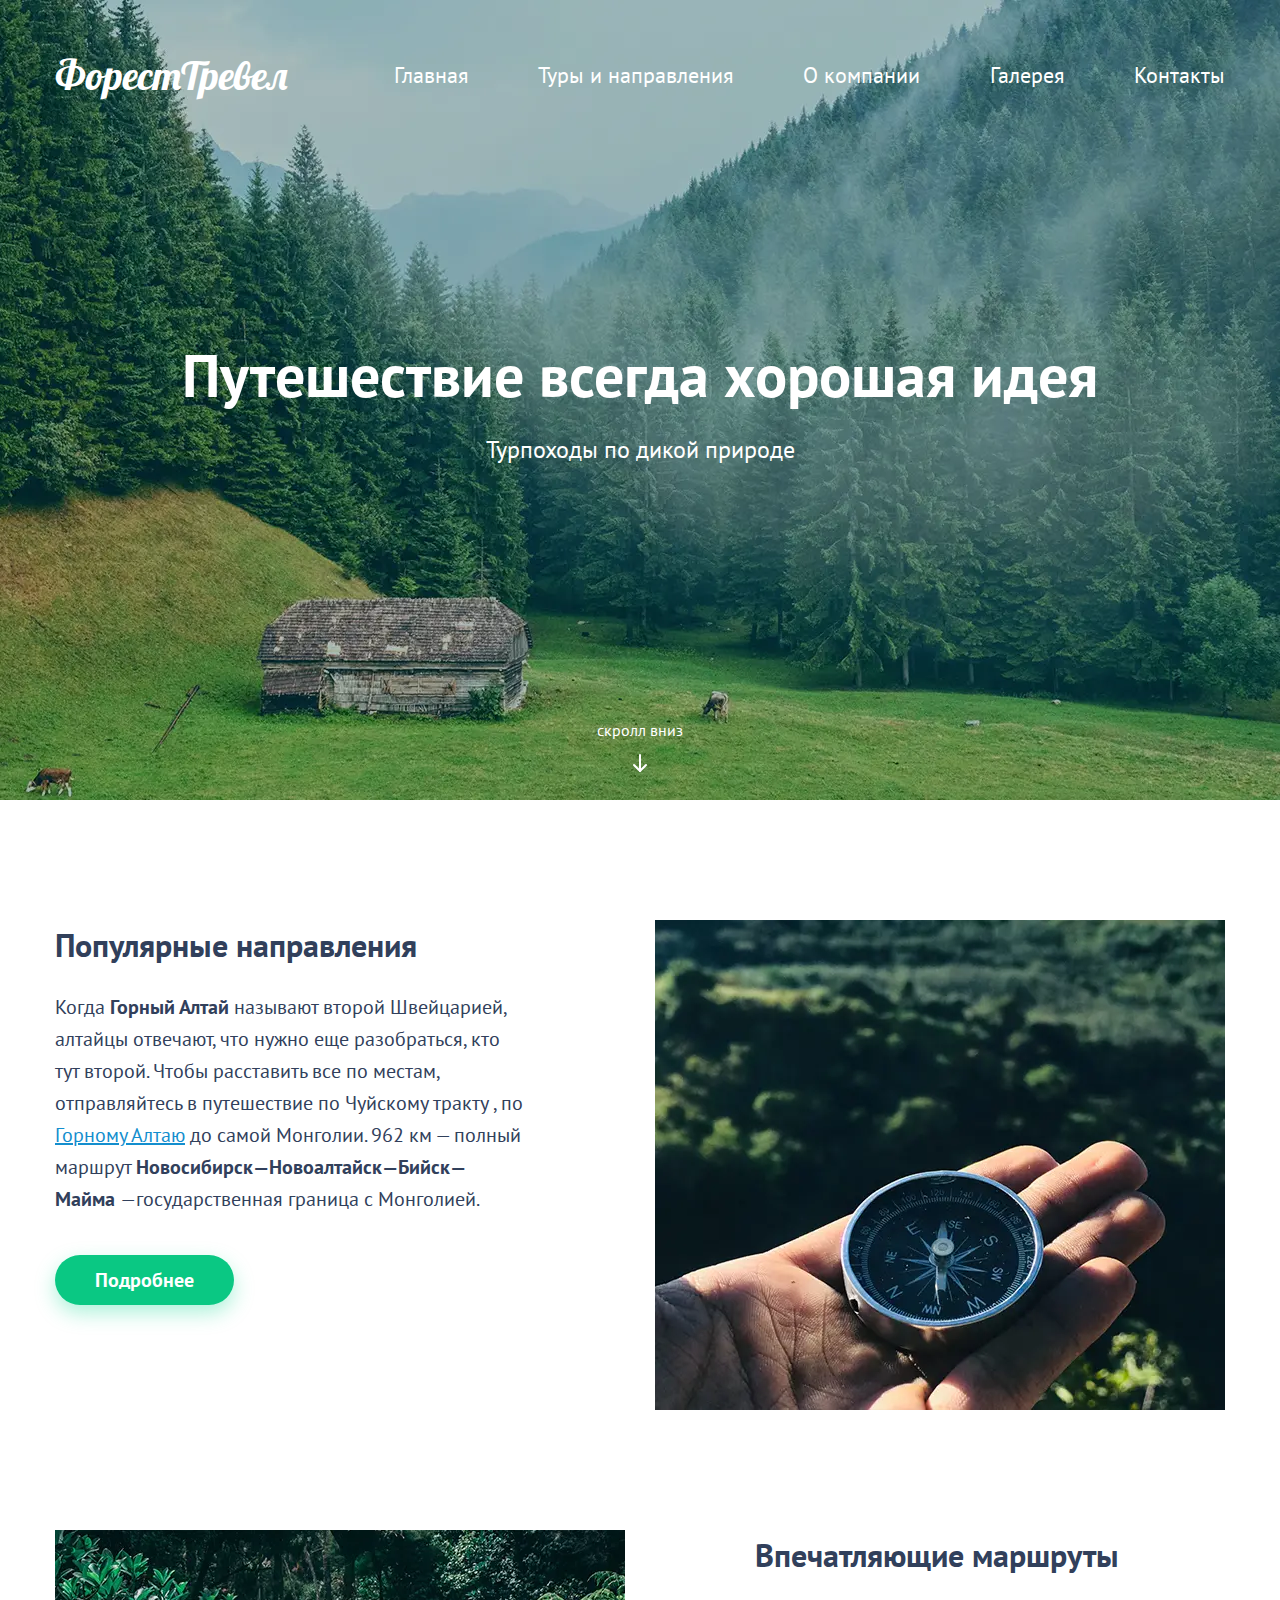
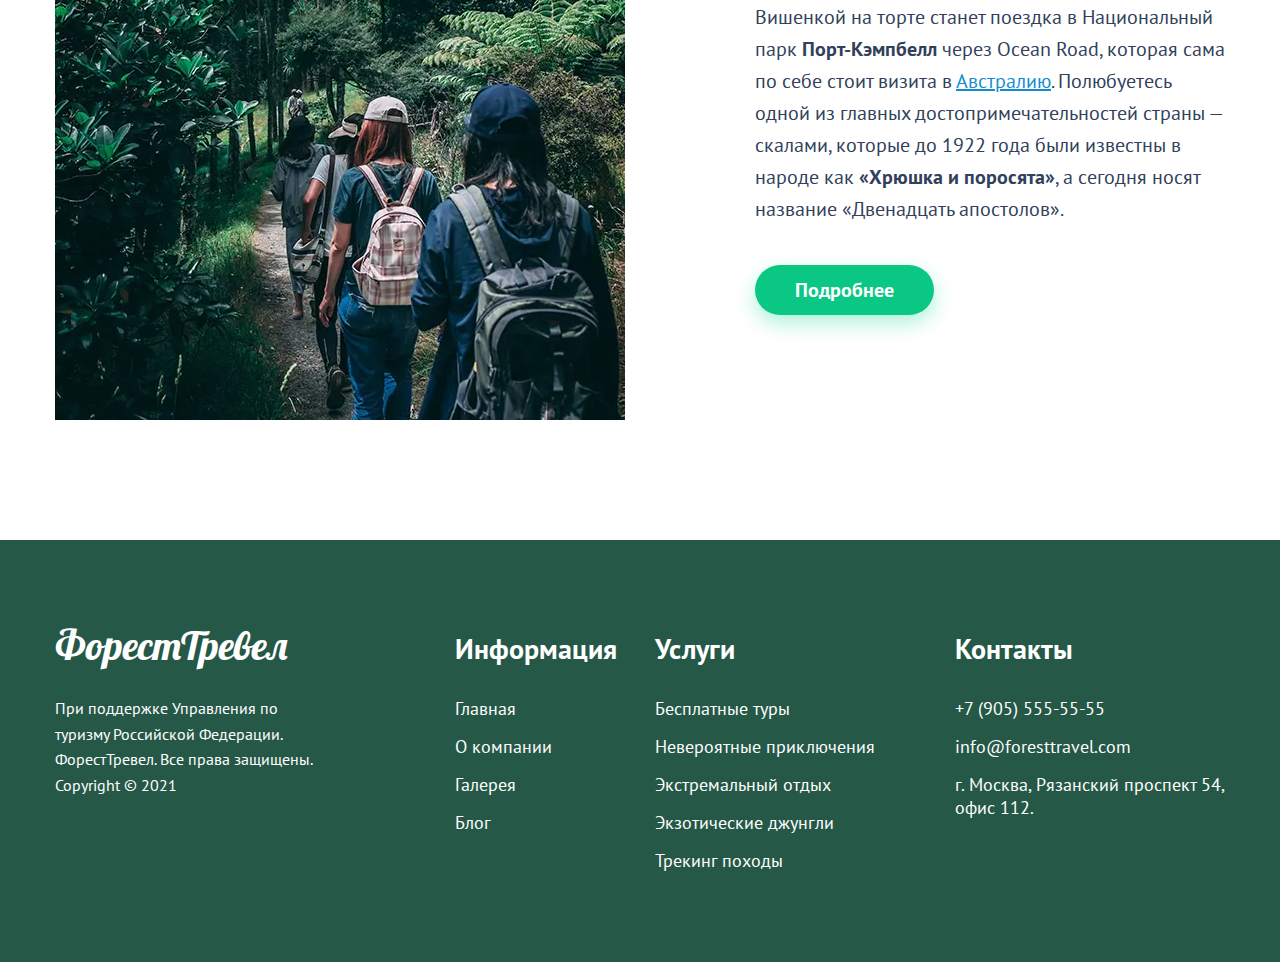
<file: index.html>
<!DOCTYPE html>
<html lang="ru">
	<head>
		<meta charset="UTF-8">
		<meta name="viewport" content="width=device-width, initial-scale=1.0">
		<meta http-equiv="X-UA-Compatible" content="ie=edge">
		<!--====убрать синий цвет у ссылок в сафари ========-->
		<meta name="format-detection" content="telephone=no">
		<link rel="stylesheet" href="css/main.css">
		<title>Forest Travel</title>
		<!--====шрифты=====-->
		<link rel="preconnect" href="https://fonts.googleapis.com">
		<link rel="preconnect" href="https://fonts.gstatic.com" crossorigin="">
		<link href="https://fonts.googleapis.com/css2?family=Lobster&amp;family=PT+Sans:wght@400;700&amp;display=swap" rel="stylesheet">
	</head>
	<body>
		<header class="header">
			<div class="header-top flex">
				<div class="logo">ФорестТревел</div>
				<nav class="header-nav" id="menu">
					<ul class="header-nav__list flex">
						<li class="header-nav__item"><a class="header-nav__link" href="#!">Главная</a></li>
						<li class="header-nav__item"> <a class="header-nav__link" href="#!">Туры и направления</a></li>
						<li class="header-nav__item"> <a class="header-nav__link" href="#!">О компании</a></li>
						<li class="header-nav__item"> <a class="header-nav__link" href="#!">Галерея</a></li>
						<li class="header-nav__item"> <a class="header-nav__link" href="#!">Контакты</a></li>
					</ul>
				</nav>
				<button class="burger" type="button"><span class="burger-bar"></span></button>
			</div>
			<div class="header-content">
				<h1 class="header-content__title">Путешествие всегда хорошая идея</h1>
				<p class="header-content__descr">Турпоходы по дикой природе</p>
			</div><a class="header-scroll" href="#!">cкролл вниз</a>
		</header>
		<main> 
			<section class="description">
				<div class="container"> 
					<div class="description__row flex">
						<div class="description-content">
							<div class="description-content__title">
								<h2 class="h2">Популярные направления</h2>
							</div>
							<div class="description-content__desc"> 
								<p>
									 Когда <b>Горный Алтай </b>называют второй Швейцарией, алтайцы отвечают, что нужно еще разобраться, кто тут второй. Чтобы расставить все по местам, отправляйтесь в путешествие по Чуйскому тракту , по <a class="text-link" href="#!">Горному Алтаю</a> до самой Монголии. 962 км — полный маршрут <b>Новосибирск—Новоалтайск—Бийск—Майма </b>—государственная граница с Монголией.</p>
							</div>
							<div class="description-content__link"><a class="button" href="#">Подробнее </a></div>
						</div>
						<div class="description-image"><img src="./img/description/img-1.webp" alt="Рука с компасом"></div>
					</div>
					<div class="description__row flex description__row--reverse">
						<div class="description-content">
							<div class="description-content__title">
								<h2 class="h2">Впечатляющие маршруты</h2>
							</div>
							<div class="description-content__desc">
								<p>
									 Вишенкой на торте станет поездка в Национальный парк <b>Порт-Кэмпбелл </b>через Ocean Road, которая сама по себе стоит визита в <a class="text-link" href="#!">Австралию</a>. Полюбуетесь одной из главных достопримечательностей страны — скалами, которые до 1922 года были известны в народе как	<b>«Хрюшка и поросята»</b>, а сегодня носят название «Двенадцать апостолов».</p>
							</div>
							<div class="description-content__link"><a class="button" href="#!">Подробнее </a></div>
						</div>
						<div class="description-image"><img src="./img/description/img-2.webp" alt="Группа туристов"></div>
					</div>
				</div>
			</section>
		</main>
		<footer class="footer">
			<div class="container"> 
				<div class="footer__row flex">
					<div class="footer__row-copy">
						<div class="logo logo--footer">ФорестТревел</div>
						<div class="footer-copy"> 
							<p>При поддержке Управления по туризму Российской Федерации. ФорестТревел. Все права защищены. Copyright © 2021</p>
						</div>
					</div>
					<div class="footer__row-widget flex">
						<div class="footer-widget footer-widget--info">
							<div class="footer-widget__title"> 
								<h3>Информация</h3>
							</div>
							<ul class="footer-widget__list">
								<li class="footer-widget__item"><a class="footer-widget__link" href="#!">Главная</a></li>
								<li class="footer-widget__item"><a class="footer-widget__link" href="#!">О компании</a></li>
								<li class="footer-widget__item"><a class="footer-widget__link" href="#!">Галерея</a></li>
								<li class="footer-widget__item"><a class="footer-widget__link" href="#!">Блог</a></li>
							</ul>
						</div>
						<div class="footer-widget footer-widget--services">
							<div class="footer-widget__title"> 
								<h3>Услуги</h3>
							</div>
							<ul class="footer-widget__list">
								<li class="footer-widget__item"><a class="footer-widget__link" href="#!">Бесплатные туры</a></li>
								<li class="footer-widget__item"><a class="footer-widget__link" href="#!">Невероятные приключения</a></li>
								<li class="footer-widget__item"><a class="footer-widget__link" href="#!">Экстремальный отдых</a></li>
								<li class="footer-widget__item"><a class="footer-widget__link" href="#!">Экзотические джунгли</a></li>
								<li class="footer-widget__item"><a class="footer-widget__link" href="#!">Трекинг походы</a></li>
							</ul>
						</div>
						<div class="footer-widget footer-widget--contacts">
							<div class="footer-widget__title"> 
								<h3>Контакты</h3>
							</div>
							<ul class="footer-widget__list">
								<li class="footer-widget__item"><a class="footer-widget__link" href="#!">+7 (905) 555-55-55</a></li>
								<li class="footer-widget__item"><a class="footer-widget__link" href="#!">info@foresttravel.com</a></li>
								<li class="footer-widget__item"><a class="footer-widget__link" href="#!">г. Москва, Рязанский проспект 54, офис 112.</a></li>
							</ul>
						</div>
					</div>
				</div>
			</div>
		</footer>
		<!--=============== мои скрипты ===================	-->
		<script src="js/main.js"></script>
	</body>
</html>
</file>
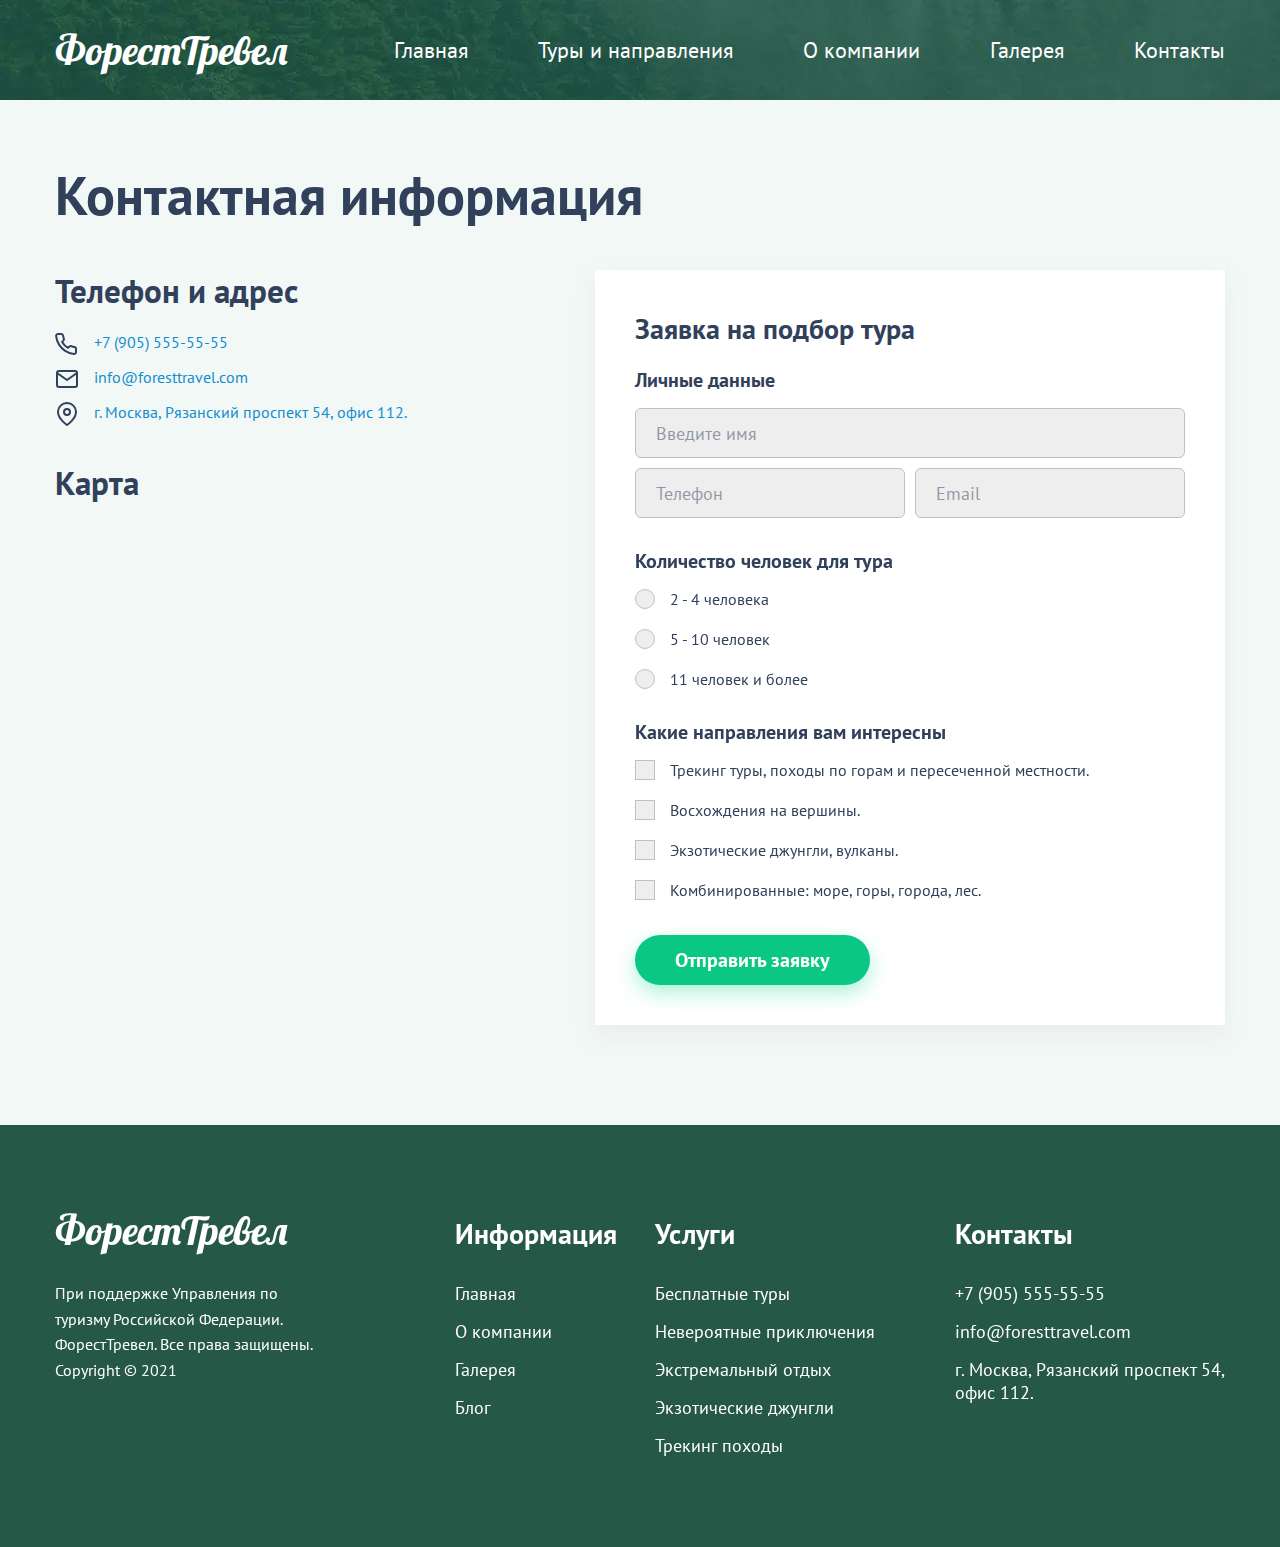
<file: contacts.html>
<!DOCTYPE html>
<html lang="ru">

<head>
  <meta charset="UTF-8">
  <meta name="viewport" content="width=device-width, initial-scale=1.0">
  <meta http-equiv="X-UA-Compatible" content="ie=edge">
  <!--====убрать синий цвет у ссылок в сафари ========-->
  <meta name="format-detection" content="telephone=no">
  <link rel="stylesheet" href="css/main.css">
  <title>Контакты</title>
  <!--====шрифты=====-->
  <link rel="preconnect" href="https://fonts.googleapis.com">
  <link rel="preconnect" href="https://fonts.gstatic.com" crossorigin="">
  <link href="https://fonts.googleapis.com/css2?family=Lobster&amp;family=PT+Sans:wght@400;700&amp;display=swap" rel="stylesheet">
</head>

<body>
  <header class="header-inner">
    <div class="container container--flex">
      <div class="logo">ФорестТревел</div>
      <nav class="header-nav" id="menu">
        <ul class="header-nav__list flex">
          <li class="header-nav__item">
            <a class="header-nav__link" href="./index.html">Главная</a>
          </li>
          <li class="header-nav__item">
            <a class="header-nav__link" href="./tours.html">Туры и направления</a>
          </li>
          <li class="header-nav__item">
            <a class="header-nav__link" href="#!">О компании</a>
          </li>
          <li class="header-nav__item">
            <a class="header-nav__link" href="#!">Галерея</a>
          </li>
          <li class="header-nav__item">
            <a class="header-nav__link" href="#!">Контакты</a>
          </li>
        </ul>
      </nav>
      <button class="burger" type="button">
        <span class="burger-bar"></span>
      </button>
    </div>
  </header>
  <main class="inner">
    <section class="contacts">
      <div class="container">
        <div class="contacts__title">
          <h1 class="section-title">Контактная информация</h1>
        </div>
        <div class="contacts__row flex">
          <div class="contact-info flex">
            <div class="contact-info__row contact-info__row--address">
              <div class="contact-info__subtitle">
                <h3>Телефон и адрес</h3>
              </div>
              <ul class="contact-info__list">
                <li class="contact-info__item">
                  <a class="contact-info__link contact-info__link--phone" href="#">+7 (905) 555-55-55</a>
                </li>
                <li class="contact-info__item">
                  <a class="contact-info__link contact-info__link--mail" href="#">info@foresttravel.com</a>
                </li>
                <li class="contact-info__item">
                  <a class="contact-info__link contact-info__link--map" href="#">г. Москва, Рязанский проспект 54, офис 112.</a>
                </li>
              </ul>
            </div>
            <div class="contact-info__row contact-info__row--map">
              <div class="contact-info__subtitle">
                <h3>Карта</h3>
              </div>
              <div class="contact-info__map">
                <iframe src="https://yandex.ru/map-widget/v1/?um=constructor%3A50e4c07f4687cb412d65204d90de7e0be2f202fd1146dfb69226f18944b8941d&amp;source=constructor" width="100%" height="100%" frameborder="0"></iframe>
              </div>
            </div>
          </div>
          <div class="contact-form">
            <form class="form" action="#">
              <h3 class="form-title">Заявка на подбор тура</h3>
              <div class="form-group">
                <div class="form-group__title">Личные данные</div>
                <div class="form-group__row">
                  <input class="form-input" type="text" placeholder="Введите имя">
                </div>
                <div class="form-group__row flex">
                  <input class="form-input" type="tel" placeholder="Телефон">
                  <input class="form-input" type="email" placeholder="Email">
                </div>
              </div>
              <div class="form-group">
                <div class="form-group__title">Количество человек для тура</div>
                <label class="radio-row">
                  <input class="real-radio" type="radio" name="people">
                  <span class="custom-radio"></span>2 - 4 человека
                </label>
                <label class="radio-row">
                  <input class="real-radio" type="radio" name="people">
                  <span class="custom-radio"></span>5 - 10 человек
                </label>
                <label class="radio-row">
                  <input class="real-radio" type="radio" name="people">
                  <span class="custom-radio"></span>11 человек и более
                </label>
              </div>
              <div class="form-group">
                <div class="form-group__title">Какие направления вам интересны</div>
                <label class="checkbox-row">
                  <input class="real-checkbox" type="checkbox" name="tracking">
                  <span class="custom-checkbox"></span>Трекинг туры, походы по горам и пересеченной местности.
                </label>
                <label class="checkbox-row">
                  <input class="real-checkbox" type="checkbox" name="clibing">
                  <span class="custom-checkbox"></span>Восхождения на вершины.
                </label>
                <label class="checkbox-row">
                  <input class="real-checkbox" type="checkbox" name="exotic">
                  <span class="custom-checkbox"></span>Экзотические джунгли, вулканы.
                </label>
                <label class="checkbox-row">
                  <input class="real-checkbox" type="checkbox" name="mixed">
                  <span class="custom-checkbox"></span>Комбинированные: море, горы, города, лес.
                </label>
              </div>
              <button class="button form-btn" type="submit">Отправить заявку</button>
            </form>
          </div>
        </div>
      </div>
    </section>
  </main>
  <footer class="footer">
    <div class="container">
      <div class="footer__row flex">
        <div class="footer__row-copy">
          <div class="logo logo--footer">ФорестТревел</div>
          <div class="footer-copy">
            <p>При поддержке Управления по туризму Российской Федерации. ФорестТревел. Все права защищены. Copyright © 2021</p>
          </div>
        </div>
        <div class="footer__row-widget flex">
          <div class="footer-widget footer-widget--info">
            <div class="footer-widget__title">
              <h3>Информация</h3>
            </div>
            <ul class="footer-widget__list">
              <li class="footer-widget__item">
                <a class="footer-widget__link" href="#!">Главная</a>
              </li>
              <li class="footer-widget__item">
                <a class="footer-widget__link" href="#!">О компании</a>
              </li>
              <li class="footer-widget__item">
                <a class="footer-widget__link" href="#!">Галерея</a>
              </li>
              <li class="footer-widget__item">
                <a class="footer-widget__link" href="#!">Блог</a>
              </li>
            </ul>
          </div>
          <div class="footer-widget footer-widget--services">
            <div class="footer-widget__title">
              <h3>Услуги</h3>
            </div>
            <ul class="footer-widget__list">
              <li class="footer-widget__item">
                <a class="footer-widget__link" href="#!">Бесплатные туры</a>
              </li>
              <li class="footer-widget__item">
                <a class="footer-widget__link" href="#!">Невероятные приключения</a>
              </li>
              <li class="footer-widget__item">
                <a class="footer-widget__link" href="#!">Экстремальный отдых</a>
              </li>
              <li class="footer-widget__item">
                <a class="footer-widget__link" href="#!">Экзотические джунгли</a>
              </li>
              <li class="footer-widget__item">
                <a class="footer-widget__link" href="#!">Трекинг походы</a>
              </li>
            </ul>
          </div>
          <div class="footer-widget footer-widget--contacts">
            <div class="footer-widget__title">
              <h3>Контакты</h3>
            </div>
            <ul class="footer-widget__list">
              <li class="footer-widget__item">
                <a class="footer-widget__link" href="#!">+7 (905) 555-55-55</a>
              </li>
              <li class="footer-widget__item">
                <a class="footer-widget__link" href="#!">info@foresttravel.com</a>
              </li>
              <li class="footer-widget__item">
                <a class="footer-widget__link" href="#!">г. Москва, Рязанский проспект 54, офис 112.</a>
              </li>
            </ul>
          </div>
        </div>
      </div>
    </div>
  </footer>
  <!--=============== мои скрипты ===================	-->
  <script src="js/main.js"></script>
</body>

</html>
</file>
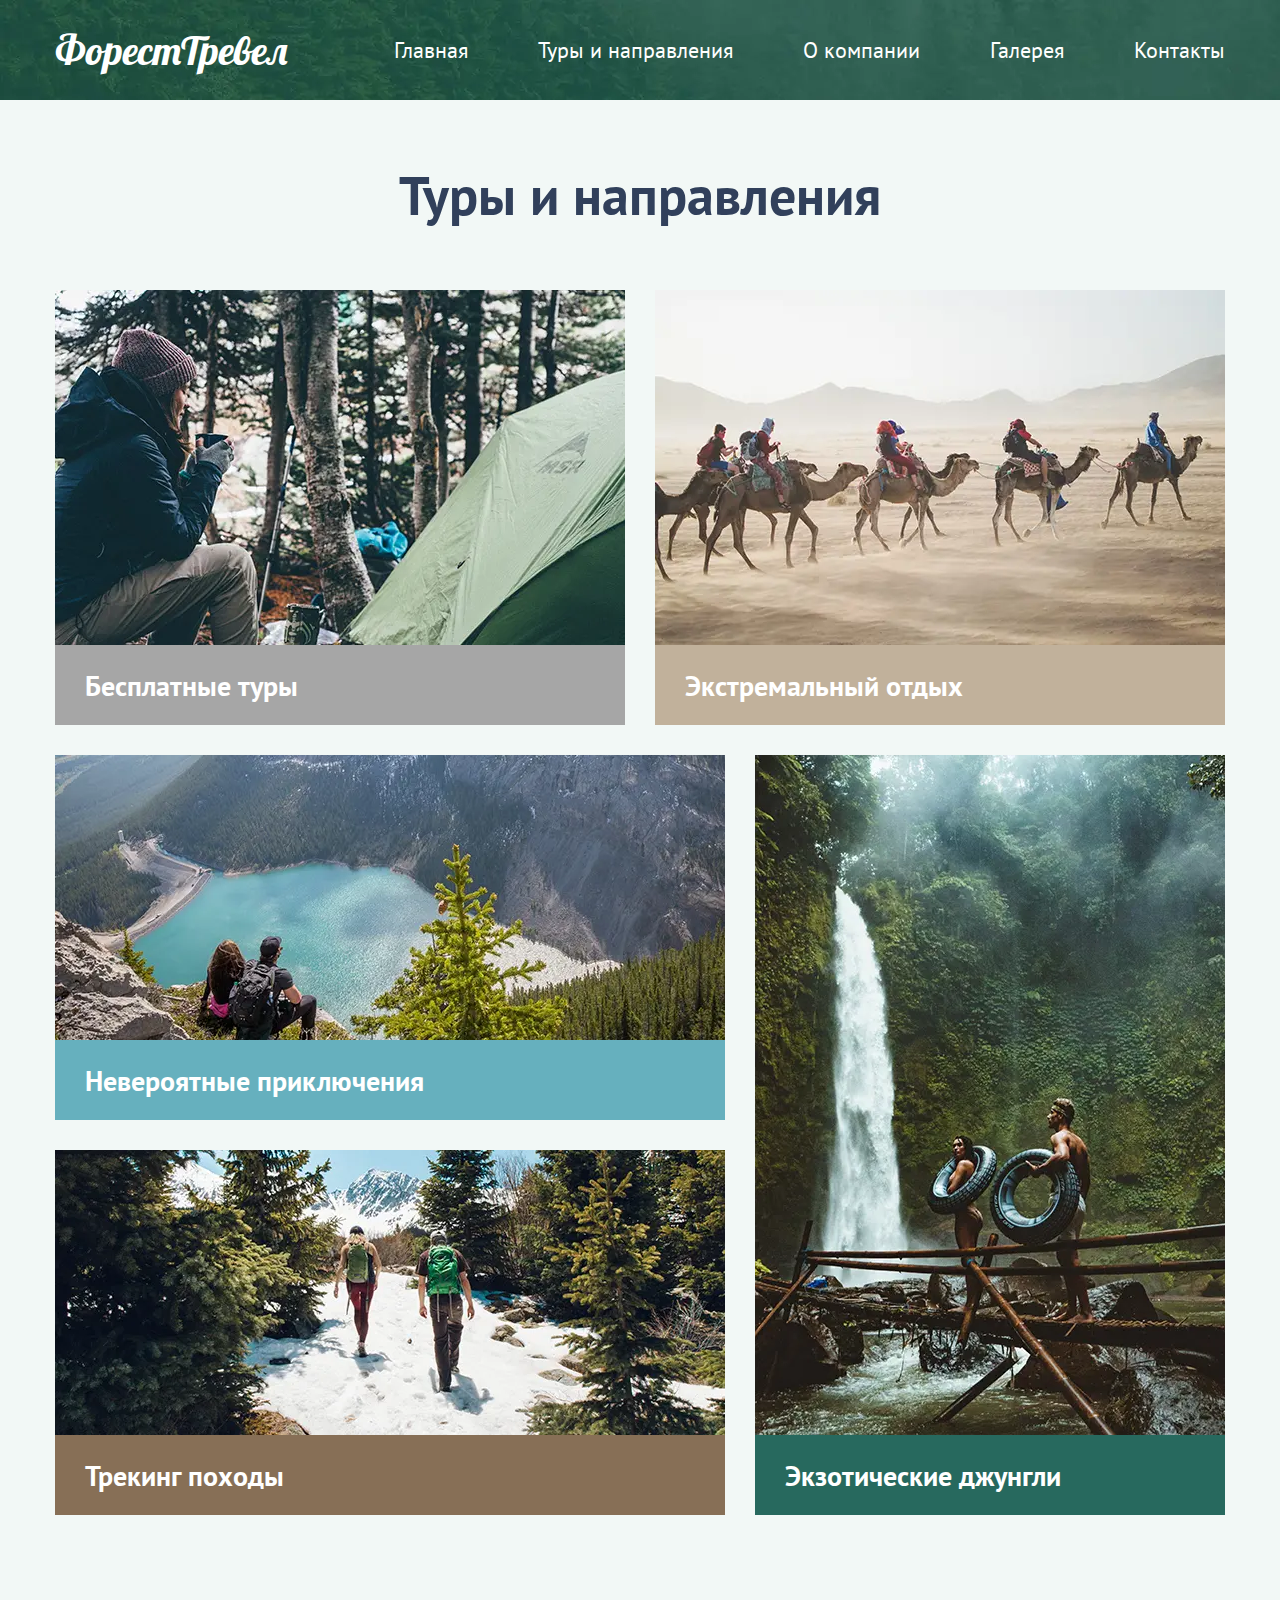
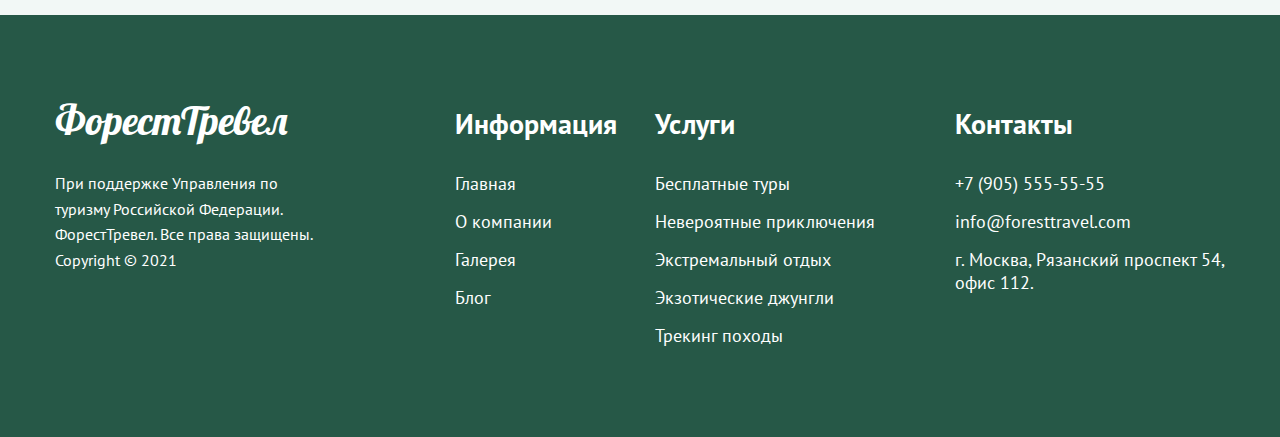
<file: tours.html>
<!DOCTYPE html>
<html lang="ru">

<head>
  <meta charset="UTF-8">
  <meta name="viewport" content="width=device-width, initial-scale=1.0">
  <meta http-equiv="X-UA-Compatible" content="ie=edge">
  <!--====убрать синий цвет у ссылок в сафари ========-->
  <meta name="format-detection" content="telephone=no">
  <link rel="stylesheet" href="css/main.css">
  <title>Туры и направления</title>
  <!--====шрифты=====-->
  <link rel="preconnect" href="https://fonts.googleapis.com">
  <link rel="preconnect" href="https://fonts.gstatic.com" crossorigin="">
  <link href="https://fonts.googleapis.com/css2?family=Lobster&amp;family=PT+Sans:wght@400;700&amp;display=swap" rel="stylesheet">
</head>

<body>
  <header class="header-inner">
    <div class="container container--flex">
      <div class="logo">ФорестТревел</div>
      <nav class="header-nav" id="menu">
        <ul class="header-nav__list flex">
          <li class="header-nav__item">
            <a class="header-nav__link" href="./index.html">Главная</a>
          </li>
          <li class="header-nav__item">
            <a class="header-nav__link" href="./tours.html">Туры и направления</a>
          </li>
          <li class="header-nav__item">
            <a class="header-nav__link" href="#!">О компании</a>
          </li>
          <li class="header-nav__item">
            <a class="header-nav__link" href="#!">Галерея</a>
          </li>
          <li class="header-nav__item">
            <a class="header-nav__link" href="#!">Контакты</a>
          </li>
        </ul>
      </nav>
      <button class="burger" type="button">
        <span class="burger-bar"></span>
      </button>
    </div>
  </header>
  <main class="inner">
    <section class="tours">
      <div class="container">
        <div class="tours__title-wrapper">
          <h1 class="section-title">Туры и направления</h1>
        </div>
        <div class="tours-row flex">
          <a class="tour-card" href="#">
            <div class="tour-card__img">
              <img src="./img/tours/free.webp" alt="Бесплатные туры">
            </div>
            <div class="tour-card__footer tour-card__footer--free flex">
              <div class="tour-card__title">Бесплатные туры</div>
            </div>
          </a>
          <a class="tour-card" href="#">
            <div class="tour-card__img">
              <img src="./img/tours/extreme.webp" alt="Экстремальный отдых">
            </div>
            <div class="tour-card__footer tour-card__footer--extreme flex">
              <div class="tour-card__title">Экстремальный отдых</div>
            </div>
          </a>
        </div>
        <div class="tours-row flex">
          <div class="tours-row__horizontal flex">
            <a class="tour-card" href="#">
              <div class="tour-card__img">
                <img src="./img/tours/adventure.webp" alt="Невероятные приключения">
              </div>
              <div class="tour-card__footer tour-card__footer--adventure flex">
                <div class="tour-card__title">Невероятные приключения</div>
              </div>
            </a>
            <a class="tour-card" href="./tracking.html">
              <div class="tour-card__img">
                <img src="./img/tours/tracking.webp" alt="Трекинг походы">
              </div>
              <div class="tour-card__footer tour-card__footer--tracking flex">
                <div class="tour-card__title">Трекинг походы </div>
              </div>
            </a>
          </div>
          <a class="tour-card tour-card--exotic" href="#">
            <div class="tour-card__img">
              <img src="./img/tours/exotic.webp" alt="Экзотические джунгли">
            </div>
            <div class="tour-card__footer tour-card__footer--exotic flex">
              <div class="tour-card__title">Экзотические джунгли</div>
            </div>
          </a>
        </div>
      </div>
    </section>
  </main>
  <footer class="footer">
    <div class="container">
      <div class="footer__row flex">
        <div class="footer__row-copy">
          <div class="logo logo--footer">ФорестТревел</div>
          <div class="footer-copy">
            <p>При поддержке Управления по туризму Российской Федерации. ФорестТревел. Все права защищены. Copyright © 2021</p>
          </div>
        </div>
        <div class="footer__row-widget flex">
          <div class="footer-widget footer-widget--info">
            <div class="footer-widget__title">
              <h3>Информация</h3>
            </div>
            <ul class="footer-widget__list">
              <li class="footer-widget__item">
                <a class="footer-widget__link" href="#!">Главная</a>
              </li>
              <li class="footer-widget__item">
                <a class="footer-widget__link" href="#!">О компании</a>
              </li>
              <li class="footer-widget__item">
                <a class="footer-widget__link" href="#!">Галерея</a>
              </li>
              <li class="footer-widget__item">
                <a class="footer-widget__link" href="#!">Блог</a>
              </li>
            </ul>
          </div>
          <div class="footer-widget footer-widget--services">
            <div class="footer-widget__title">
              <h3>Услуги</h3>
            </div>
            <ul class="footer-widget__list">
              <li class="footer-widget__item">
                <a class="footer-widget__link" href="#!">Бесплатные туры</a>
              </li>
              <li class="footer-widget__item">
                <a class="footer-widget__link" href="#!">Невероятные приключения</a>
              </li>
              <li class="footer-widget__item">
                <a class="footer-widget__link" href="#!">Экстремальный отдых</a>
              </li>
              <li class="footer-widget__item">
                <a class="footer-widget__link" href="#!">Экзотические джунгли</a>
              </li>
              <li class="footer-widget__item">
                <a class="footer-widget__link" href="#!">Трекинг походы</a>
              </li>
            </ul>
          </div>
          <div class="footer-widget footer-widget--contacts">
            <div class="footer-widget__title">
              <h3>Контакты</h3>
            </div>
            <ul class="footer-widget__list">
              <li class="footer-widget__item">
                <a class="footer-widget__link" href="#!">+7 (905) 555-55-55</a>
              </li>
              <li class="footer-widget__item">
                <a class="footer-widget__link" href="#!">info@foresttravel.com</a>
              </li>
              <li class="footer-widget__item">
                <a class="footer-widget__link" href="#!">г. Москва, Рязанский проспект 54, офис 112.</a>
              </li>
            </ul>
          </div>
        </div>
      </div>
    </div>
  </footer>
  <!--=============== мои скрипты ===================	-->
  <script src="js/main.js"></script>
</body>

</html>
</file>
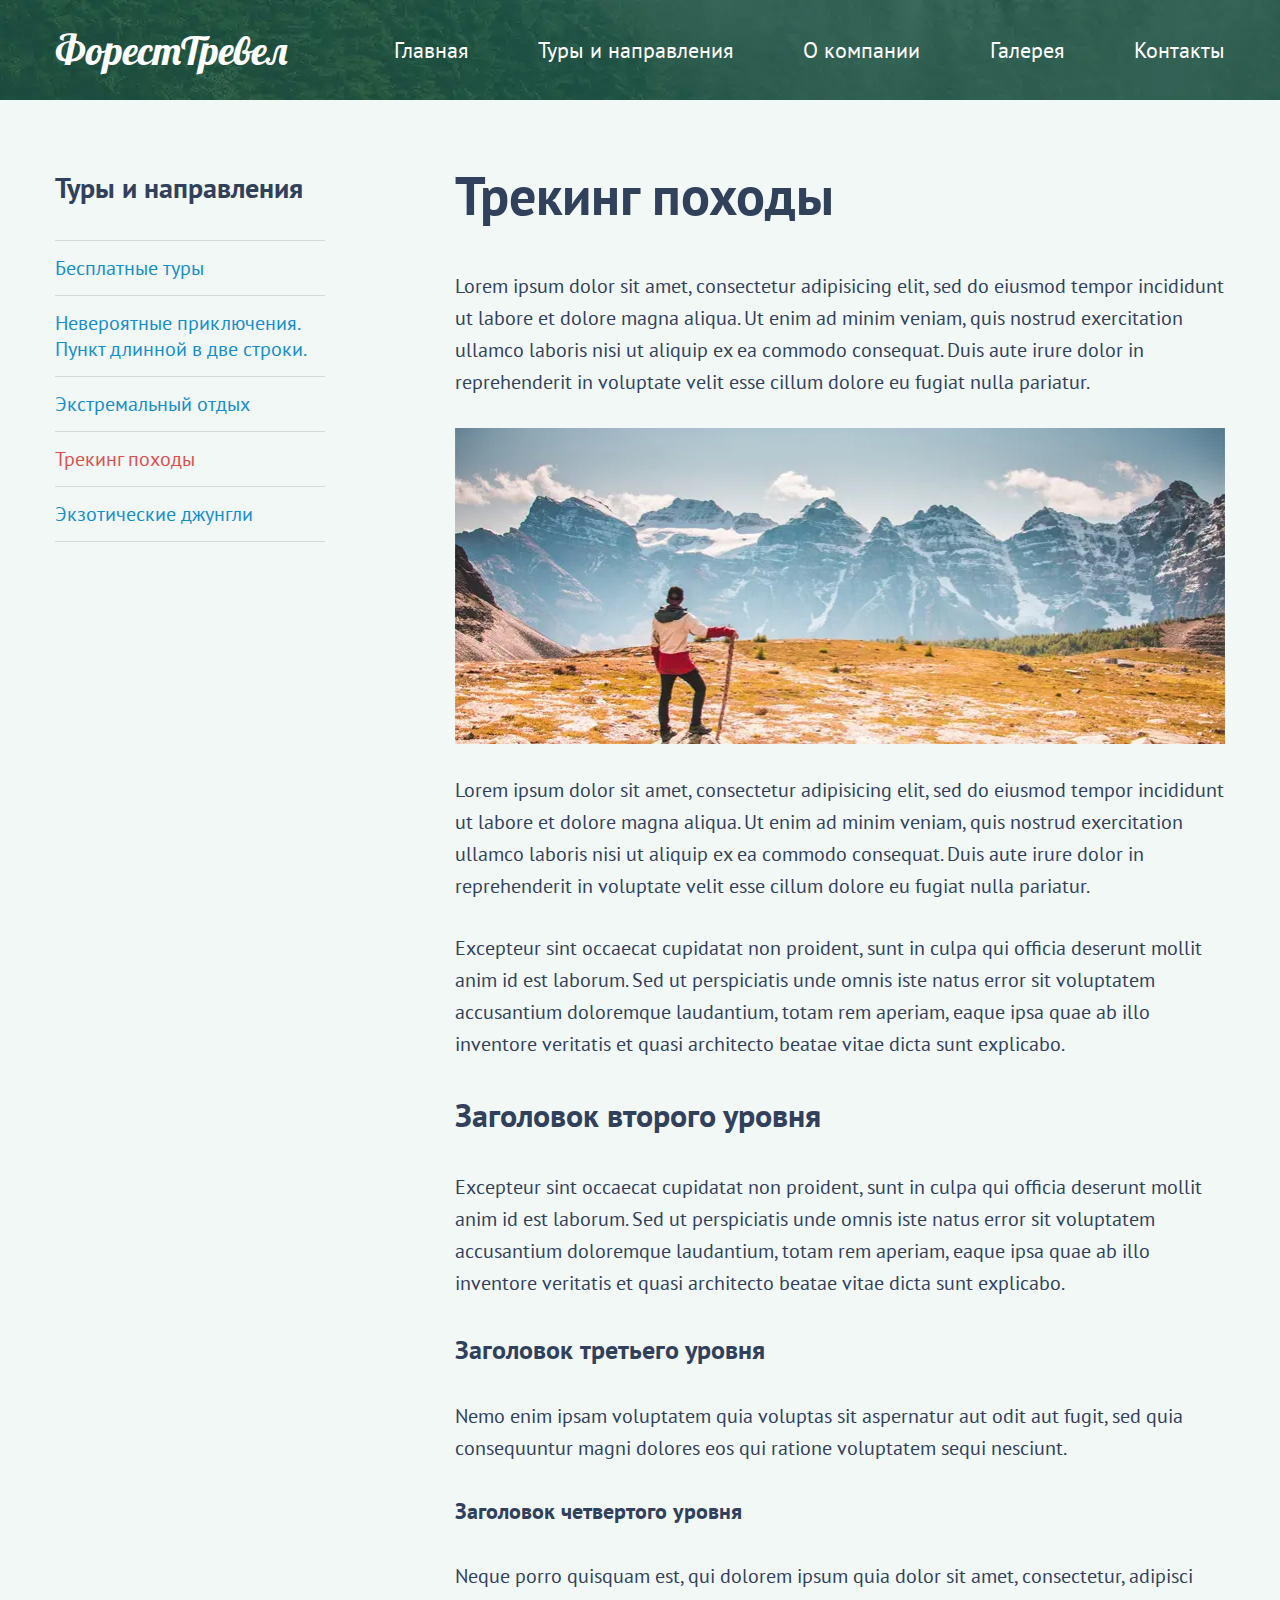
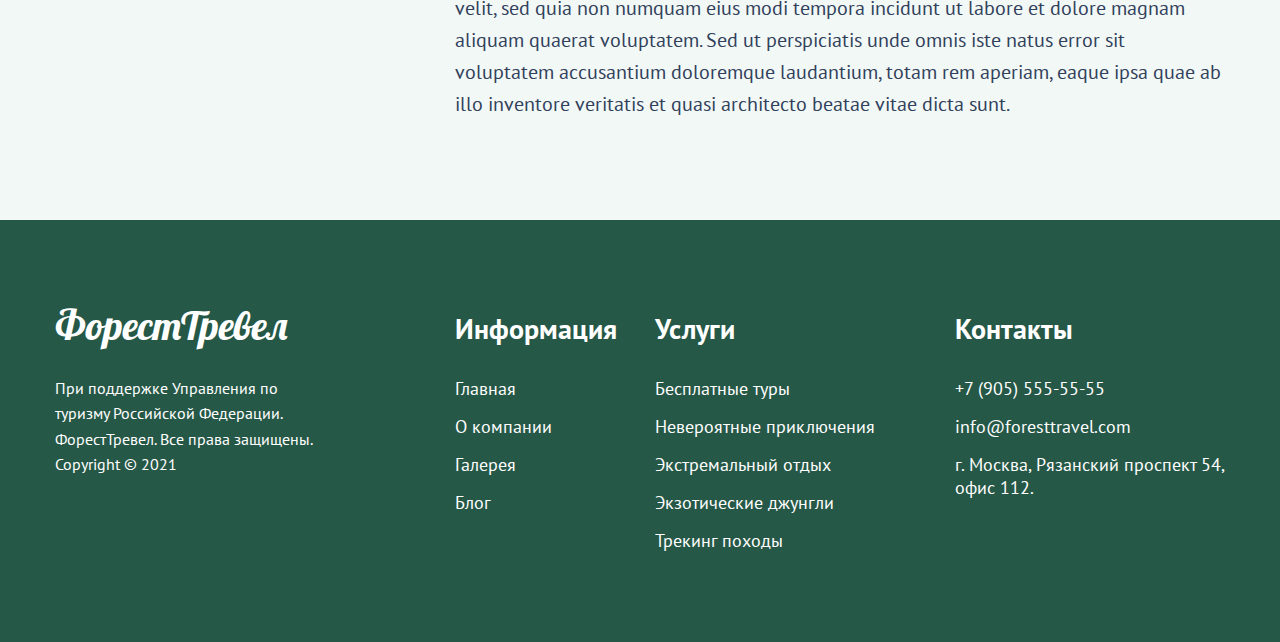
<file: tracking.html>
<!DOCTYPE html>
<html lang="ru">

<head>
  <meta charset="UTF-8">
  <meta name="viewport" content="width=device-width, initial-scale=1.0">
  <meta http-equiv="X-UA-Compatible" content="ie=edge">
  <!--====убрать синий цвет у ссылок в сафари ========-->
  <meta name="format-detection" content="telephone=no">
  <link rel="stylesheet" href="css/main.css">
  <title>Трекинг походы</title>
  <!--====шрифты=====-->
  <link rel="preconnect" href="https://fonts.googleapis.com">
  <link rel="preconnect" href="https://fonts.gstatic.com" crossorigin="">
  <link href="https://fonts.googleapis.com/css2?family=Lobster&amp;family=PT+Sans:wght@400;700&amp;display=swap" rel="stylesheet">
</head>

<body>
  <header class="header-inner">
    <div class="container container--flex">
      <div class="logo">ФорестТревел</div>
      <nav class="header-nav" id="menu">
        <ul class="header-nav__list flex">
          <li class="header-nav__item">
            <a class="header-nav__link" href="./index.html">Главная</a>
          </li>
          <li class="header-nav__item">
            <a class="header-nav__link" href="./tours.html">Туры и направления</a>
          </li>
          <li class="header-nav__item">
            <a class="header-nav__link" href="#!">О компании</a>
          </li>
          <li class="header-nav__item">
            <a class="header-nav__link" href="#!">Галерея</a>
          </li>
          <li class="header-nav__item">
            <a class="header-nav__link" href="#!">Контакты</a>
          </li>
        </ul>
      </nav>
      <button class="burger" type="button">
        <span class="burger-bar"></span>
      </button>
    </div>
  </header>
  <main class="inner inner--tracking">
    <section class="article-page">
      <div class="container">
        <div class="article-page__row flex">
          <div class="articlr-page__nav">
            <nav class="page-nav">
              <h3 class="page-nav__title">Туры и направления</h3>
              <ul class="page-nav__list">
                <li class="page-nav__item">
                  <a class="page-nav__link">Бесплатные туры</a>
                </li>
                <li class="page-nav__item">
                  <a class="page-nav__link">
                    Невероятные приключения.
                    <br>Пункт длинной в две строки.
                  </a>
                </li>
                <li class="page-nav__item">
                  <a class="page-nav__link">Экстремальный отдых</a>
                </li>
                <li class="page-nav__item page-nav__item--active">
                  <a class="page-nav__link">Трекинг походы</a>
                </li>
                <li class="page-nav__item">
                  <a class="page-nav__link">Экзотические джунгли</a>
                </li>
              </ul>
            </nav>
          </div>
          <div class="article-page__desc">
            <div class="article-page__title">
              <h1 class="section-title">Трекинг походы</h1>
            </div>
            <div class="article-page__content">
              <p class="page-text">Lorem ipsum dolor sit amet, consectetur adipisicing elit, sed do eiusmod tempor incididunt ut labore et dolore magna aliqua. Ut enim ad minim veniam, quis nostrud exercitation ullamco laboris nisi ut aliquip ex ea commodo consequat. Duis aute irure dolor in reprehenderit in voluptate velit esse cillum dolore eu fugiat nulla pariatur. </p>
              <div class="article-page__img">
                <img src="./img/tracking/img-1.webp" alt="Путешественник любуется видом заснеженных гор">
              </div>
              <p class="page-text">Lorem ipsum dolor sit amet, consectetur adipisicing elit, sed do eiusmod tempor incididunt ut labore et dolore magna aliqua. Ut enim ad minim veniam, quis nostrud exercitation ullamco laboris nisi ut aliquip ex ea commodo consequat. Duis aute irure dolor in reprehenderit in voluptate velit esse cillum dolore eu fugiat nulla pariatur.</p>
              <p class="page-text">Excepteur sint occaecat cupidatat non proident, sunt in culpa qui officia deserunt mollit anim id est laborum. Sed ut perspiciatis unde omnis iste natus error sit voluptatem accusantium doloremque laudantium, totam rem aperiam, eaque ipsa quae ab illo inventore veritatis et quasi architecto beatae vitae dicta sunt explicabo. </p>
              <h2 class="h2">Заголовок второго уровня</h2>
              <p class="page-text">Excepteur sint occaecat cupidatat non proident, sunt in culpa qui officia deserunt mollit anim id est laborum. Sed ut perspiciatis unde omnis iste natus error sit voluptatem accusantium doloremque laudantium, totam rem aperiam, eaque ipsa quae ab illo inventore veritatis et quasi architecto beatae vitae dicta sunt explicabo.</p>
              <h3 class="h3">Заголовок третьего уровня</h3>
              <p class="page-text">Nemo enim ipsam voluptatem quia voluptas sit aspernatur aut odit aut fugit, sed quia consequuntur magni dolores eos qui ratione voluptatem sequi nesciunt. </p>
              <h4 class="h4">Заголовок четвертого уровня</h4>
              <p class="page-text">Neque porro quisquam est, qui dolorem ipsum quia dolor sit amet, consectetur, adipisci velit, sed quia non numquam eius modi tempora incidunt ut labore et dolore magnam aliquam quaerat voluptatem. Sed ut perspiciatis unde omnis iste natus error sit voluptatem accusantium doloremque laudantium, totam rem aperiam, eaque ipsa quae ab illo inventore veritatis et quasi architecto beatae vitae dicta sunt.</p>
            </div>
          </div>
        </div>
      </div>
    </section>
  </main>
  <footer class="footer">
    <div class="container">
      <div class="footer__row flex">
        <div class="footer__row-copy">
          <div class="logo logo--footer">ФорестТревел</div>
          <div class="footer-copy">
            <p>При поддержке Управления по туризму Российской Федерации. ФорестТревел. Все права защищены. Copyright © 2021</p>
          </div>
        </div>
        <div class="footer__row-widget flex">
          <div class="footer-widget footer-widget--info">
            <div class="footer-widget__title">
              <h3>Информация</h3>
            </div>
            <ul class="footer-widget__list">
              <li class="footer-widget__item">
                <a class="footer-widget__link" href="#!">Главная</a>
              </li>
              <li class="footer-widget__item">
                <a class="footer-widget__link" href="#!">О компании</a>
              </li>
              <li class="footer-widget__item">
                <a class="footer-widget__link" href="#!">Галерея</a>
              </li>
              <li class="footer-widget__item">
                <a class="footer-widget__link" href="#!">Блог</a>
              </li>
            </ul>
          </div>
          <div class="footer-widget footer-widget--services">
            <div class="footer-widget__title">
              <h3>Услуги</h3>
            </div>
            <ul class="footer-widget__list">
              <li class="footer-widget__item">
                <a class="footer-widget__link" href="#!">Бесплатные туры</a>
              </li>
              <li class="footer-widget__item">
                <a class="footer-widget__link" href="#!">Невероятные приключения</a>
              </li>
              <li class="footer-widget__item">
                <a class="footer-widget__link" href="#!">Экстремальный отдых</a>
              </li>
              <li class="footer-widget__item">
                <a class="footer-widget__link" href="#!">Экзотические джунгли</a>
              </li>
              <li class="footer-widget__item">
                <a class="footer-widget__link" href="#!">Трекинг походы</a>
              </li>
            </ul>
          </div>
          <div class="footer-widget footer-widget--contacts">
            <div class="footer-widget__title">
              <h3>Контакты</h3>
            </div>
            <ul class="footer-widget__list">
              <li class="footer-widget__item">
                <a class="footer-widget__link" href="#!">+7 (905) 555-55-55</a>
              </li>
              <li class="footer-widget__item">
                <a class="footer-widget__link" href="#!">info@foresttravel.com</a>
              </li>
              <li class="footer-widget__item">
                <a class="footer-widget__link" href="#!">г. Москва, Рязанский проспект 54, офис 112.</a>
              </li>
            </ul>
          </div>
        </div>
      </div>
    </div>
  </footer>
  <!--=============== мои скрипты ===================	-->
  <script src="js/main.js"></script>
</body>

</html>
</file>
<file: css/main.css>
/*Tablet*/

/*Mobile*/

/*Mobile XS*/

* {
  -webkit-box-sizing: border-box;
  box-sizing: border-box;
}

html {
  scroll-behavior: smooth;
}

html,
body {
  margin: 0;
  padding: 0;
  width: 100%;
  display: -webkit-box;
  display: -ms-flexbox;
  display: flex;
  -webkit-box-orient: vertical;
  -webkit-box-direction: normal;
  -ms-flex-direction: column;
  flex-direction: column;
  min-height: 100vh;
  -webkit-font-smoothing: antialiased;
  font-family: "PT Sans", sans-serif;
  font-weight: 400;
  color: #fff;
}

.noscroll {
  overflow: hidden;
  -ms-touch-action: none;
  touch-action: none;
  height: 100vh;
}

main {
  -webkit-box-flex: 1;
  -ms-flex-positive: 1;
  flex-grow: 1;
}

a {
  color: inherit;
  cursor: pointer;
}

a,
a:hover {
  text-decoration: none;
}

ul {
  margin: 0;
  padding: 0;
  list-style-type: none;
}

h1,
h2,
h3,
h4,
h5,
h6,
p {
  padding: 0;
  margin: 0;
}

img {
  max-width: 100%;
  height: auto;
  vertical-align: middle;
}

input,
button,
button:focus,
input:focus {
  outline: none;
}

button {
  padding: 0;
  background-color: transparent;
  border: none;
  -webkit-box-shadow: none;
  box-shadow: none;
  cursor: pointer;
}

input[type=submit] {
  padding: 0;
  cursor: pointer;
}

input:-webkit-autofill,
input:-webkit-autofill:hover,
input:-webkit-autofill:focus,
textarea:-webkit-autofill,
textarea:-webkit-autofill:hover,
textarea:-webkit-autofill:focus,
select:-webkit-autofill,
select:-webkit-autofill:hover,
select:-webkit-autofill:focus {
  border-bottom: 1px solid red;
  -webkit-text-fill-color: #ffffff;
  -webkit-box-shadow: 0 0 0px 1000px #01203c inset;
  -webkit-transition: background-color 5000s ease-in-out 0s;
  transition: background-color 5000s ease-in-out 0s;
}

.container {
  margin: 0 auto;
  padding: 0 15px;
  width: 1200px;
  /*Tablet*/
  /*Mobile*/
  /*Mobile XS*/
}

.container--flex {
  display: -webkit-box;
  display: -ms-flexbox;
  display: flex;
  -webkit-box-pack: justify;
  -ms-flex-pack: justify;
  justify-content: space-between;
  -webkit-box-align: center;
  -ms-flex-align: center;
  align-items: center;
  /*Mobile XS*/
}

.flex {
  display: -webkit-box;
  display: -ms-flexbox;
  display: flex;
}

.svg-down {
  width: 24px;
  height: 24px;
}

.lock {
  overflow: hidden;
}

.none {
  display: none;
}

.heading-1 {
  color: #31405b;
  font-family: "PT Sans", sans-serif;
  font-size: 54px;
  font-weight: 700;
  /*Tablet*/
  /*Mobile*/
  /*Mobile XS*/
}

.inner {
  padding-top: 60px;
  padding-bottom: 100px;
  background-color: #f2f8f6;
  /*Tablet*/
  /*Mobile*/
}

.inner--tracking {
  padding-top: 60px;
  padding-bottom: 100px;
  /*Tablet*/
  /*Mobile*/
  /*Mobile XS*/
}

.h2,
.h3,
.h4 {
  margin-bottom: 20px;
  color: #31405b;
  font-family: "PT Sans", sans-serif;
  font-weight: 700;
  line-height: 1.6;
  /*Mobile XS*/
}

.h2 {
  font-size: 32px;
}

.h3 {
  font-size: 26px;
}

.h4 {
  font-size: 22px;
}

.header {
  position: relative;
  padding-top: 50px;
  height: 800px;
  background-color: #265847;
  background-image: url("./../img/header/header-bg.webp");
  background-repeat: no-repeat;
  background-position: center;
  background-size: cover;
  /*Tablet*/
}

.header-top {
  margin: 0 auto;
  padding: 0 15px;
  width: 1200px;
  -webkit-box-pack: justify;
  -ms-flex-pack: justify;
  justify-content: space-between;
  -webkit-box-align: center;
  -ms-flex-align: center;
  align-items: center;
  /*Tablet*/
  /*Mobile*/
  /*Mobile XS*/
}

.header-inner {
  padding: 25px 0;
  background-color: #265847;
  background-image: url("./../img/header/header-inner.webp");
  height: 100px;
}

.header-content {
  position: absolute;
  width: 1170px;
  top: 50%;
  left: 50%;
  -webkit-transform: translate(-50%, -50%);
  -ms-transform: translate(-50%, -50%);
  transform: translate(-50%, -50%);
  text-align: center;
  /*Tablet*/
  /*Mobile*/
  /*Mobile XS*/
}

.header-content__title {
  margin-bottom: 20px;
  font-size: 60px;
  font-weight: 700;
  /*Tablet*/
  /*Mobile*/
  /*Mobile XS*/
}

.header-content__descr {
  font-size: 24px;
  /*Mobile*/
  /*Mobile XS*/
}

.header-content__descr + .header-content__descr {
  margin-top: 10px;
}

.header-scroll {
  position: absolute;
  left: 50%;
  bottom: 25px;
  -webkit-transform: translateX(-50%);
  -ms-transform: translateX(-50%);
  transform: translateX(-50%);
  display: inline-block;
  height: 55px;
  text-align: center;
  font-size: 16px;
}

.header-scroll::after {
  content: "";
  position: absolute;
  width: 24px;
  height: 24px;
  left: 50%;
  bottom: 0;
  -webkit-transform: translateX(-50%);
  -ms-transform: translateX(-50%);
  transform: translateX(-50%);
  background-image: url("../img/icons/arrow-down.svg");
}

.description {
  padding: 120px 0;
  color: #31405b;
  /*Tablet*/
  /*Mobile*/
  /*Mobile XS*/
}

.description__row {
  -webkit-box-pack: justify;
  -ms-flex-pack: justify;
  justify-content: space-between;
  /*Mobile*/
  /*Mobile XS*/
}

.description__row + .description__row {
  margin-top: 120px;
}

.description__row--reverse {
  -webkit-box-orient: horizontal;
  -webkit-box-direction: reverse;
  -ms-flex-direction: row-reverse;
  flex-direction: row-reverse;
}

.description-content {
  width: 470px;
  /*Mobile*/
}

.description-content__title {
  margin-bottom: 20px;
}

.description-content__desc {
  margin-bottom: 40px;
  font-size: 20px;
  line-height: 1.6;
  /*Tablet*/
  /*Mobile*/
  /*Mobile XS*/
}

.description-image {
  width: 570px;
  /*Mobile*/
  /*Mobile*/
}

.description-image img {
  /*Mobile*/
}

.tours__title-wrapper {
  margin-bottom: 60px;
  text-align: center;
  /*Tablet*/
  /*Mobile XS*/
}

.tours-row {
  gap: 30px;
  /*Mobile*/
  /*Mobile XS*/
}

.tours-row__horizontal {
  -webkit-box-orient: vertical;
  -webkit-box-direction: normal;
  -ms-flex-direction: column;
  flex-direction: column;
  gap: 30px;
  /*Mobile XS*/
}

.tours-row__horizontal .tour-card {
  width: 670px;
  /*Tablet*/
  /*Mobile*/
  /*Mobile XS*/
}

.tours-row + .tours-row {
  margin-top: 30px;
  /*Mobile XS*/
}

.article-page__row {
  gap: 130px;
  /*Tablet*/
  /*Mobile*/
  /*Mobile XS*/
}

.article-page__title {
  margin-bottom: 40px;
  /*Tablet*/
  /*Mobile XS*/
}

.article-page__content > * + * {
  margin-top: 30px;
}

.contacts__title {
  margin-bottom: 40px;
  /*Mobile*/
}

.contacts__row {
  -webkit-box-pack: justify;
  -ms-flex-pack: justify;
  justify-content: space-between;
  -webkit-box-align: start;
  -ms-flex-align: start;
  align-items: flex-start;
  /*Tablet*/
  /*Mobile XS*/
}

.footer {
  color: #fff;
  background-color: #265847;
  padding-top: 80px;
  padding-bottom: 90px;
  /*Tablet*/
  /*Mobile*/
}

.footer__row {
  -webkit-box-pack: justify;
  -ms-flex-pack: justify;
  justify-content: space-between;
  /*Mobile*/
}

.footer__row-copy {
  width: 270px;
  /*Mobile*/
  /*Mobile XS*/
}

.footer__row-widget {
  gap: 30px;
  /*Mobile XS*/
}

.footer-copy {
  font-family: "PT Sans", sans-serif;
  font-size: 16px;
  line-height: 1.6;
  /*Tablet*/
}

.logo {
  font-family: "Lobster", sans-serif;
  color: #fff;
  font-size: 40px;
  /*Mobile XS*/
}

.logo--footer {
  margin-bottom: 26px;
  /*Tablet*/
  /*Mobile XS*/
}

.burger {
  position: relative;
  z-index: 20;
  display: none;
  -webkit-box-pack: center;
  -ms-flex-pack: center;
  justify-content: center;
  -webkit-box-align: center;
  -ms-flex-align: center;
  align-items: center;
  width: 40px;
  height: 25px;
  cursor: pointer;
}

.burger-bar {
  position: relative;
  width: 40px;
  height: 5px;
  background-color: #fff;
}

.burger-bar::before,
.burger-bar::after {
  position: absolute;
  content: "";
  width: 40px;
  height: 5px;
  background-color: #fff;
  left: 0;
  -webkit-transition: 0.3s;
  transition: 0.3s;
}

.burger-bar::before {
  top: -10px;
}

.burger-bar::after {
  top: 10px;
}

.burger.burger--active > .burger-bar {
  background-color: transparent;
}

.burger.burger--active > .burger-bar::before {
  top: 0;
  -webkit-transform: rotate(-135deg);
  -ms-transform: rotate(-135deg);
  transform: rotate(-135deg);
  background-color: #fff;
}

.burger.burger--active > .burger-bar::after {
  top: 0;
  -webkit-transform: rotate(135deg);
  -ms-transform: rotate(135deg);
  transform: rotate(135deg);
  background-color: #fff;
}

.header-nav {
  font-size: 22px;
}

.header-nav__list {
  gap: 70px;
}

.header-nav__link {
  -webkit-transition: 0.3s;
  transition: 0.3s;
}

.header-nav__link:focus {
  outline: none;
}

.header-nav__link:hover,
.header-nav__link:active {
  color: #31405b;
}

.header-nav.header-nav--active {
  -webkit-transform: translateX(0);
  -ms-transform: translateX(0);
  transform: translateX(0);
}

.button {
  display: inline-block;
  padding: 0 40px;
  cursor: pointer;
  height: 50px;
  color: #fff;
  font-family: "PT Sans", sans-serif;
  font-size: 20px;
  font-weight: 700;
  line-height: 50px;
  background-color: #0ac883;
  border-radius: 50px;
  -webkit-box-shadow: 0px 8px 20px 0px rgba(24, 219, 148, 0.35);
  box-shadow: 0px 8px 20px 0px rgba(24, 219, 148, 0.35);
}

.button:focus {
  outline: none;
  background-color: #31405b;
}

.button:hover,
.button:active {
  background-color: #31405b;
}

.text-link {
  color: #138ece;
  font-family: "PT Sans", sans-serif;
  font-size: 20px;
  font-weight: 400;
  line-height: 1.6;
  text-decoration-line: underline;
}

.footer-widget {
  padding-top: 10px;
  color: #fff;
  font-family: "PT Sans", sans-serif;
}

.footer-widget__title {
  margin-bottom: 30px;
  font-size: 24px;
  font-weight: 700;
  /*Tablet*/
  /*Mobile XS*/
}

.footer-widget__item {
  font-size: 18px;
  /*Mobile XS*/
}

.footer-widget__item + .footer-widget__item {
  margin-top: 15px;
  /*Mobile XS*/
}

.footer-widget__link {
  -webkit-transition: 0.3s;
  transition: 0.3s;
}

.footer-widget__link:focus {
  outline: none;
}

.footer-widget__link:hover,
.footer-widget__link:active {
  color: #31405b;
}

.footer-widget--info {
  width: 170px;
  /*Tablet*/
}

.footer-widget--services,
.footer-widget--contacts {
  width: 270px;
}

.footer-widget--services {
  /*Tablet*/
  /*Mobile XS*/
}

.section-title {
  color: #31405b;
  font-family: "PT Sans", sans-serif;
  font-size: 54px;
  font-weight: 700;
  /*Tablet*/
  /*Mobile*/
  /*Mobile XS*/
}

.tour-card {
  width: 570px;
  /*Tablet*/
  /*Mobile*/
  /*Mobile XS*/
  -webkit-transition: 0.3s;
  transition: 0.3s;
}

.tour-card__img img {
  width: 100%;
  -o-object-fit: cover;
  object-fit: cover;
  /*Mobile*/
}

.tour-card__footer {
  -webkit-box-align: center;
  -ms-flex-align: center;
  align-items: center;
  padding: 0 30px;
  height: 80px;
  background-color: rgba(199, 15, 15, 0.933);
  /*Tablet*/
  /*Mobile*/
  /*Mobile XS*/
}

.tour-card__footer--free {
  background-color: #a6a6a6;
}

.tour-card__footer--extreme {
  background-color: #c1b19b;
}

.tour-card__footer--adventure {
  background-color: #66b0be;
}

.tour-card__footer--tracking {
  background-color: #876f56;
}

.tour-card__footer--exotic {
  background-color: #27695e;
}

.tour-card__title {
  color: #fff;
  font-family: "PT Sans", sans-serif;
  font-size: 28px;
  font-weight: 700;
  /*Tablet*/
  /*Mobile XS*/
}

.tour-card:focus,
.tour-card:hover,
.tour-card:active {
  opacity: 0.8;
}

.page-text {
  color: #31405b;
  font-size: 20px;
  line-height: 1.6;
  /*Tablet*/
  /*Mobile*/
}

.page-nav {
  padding-top: 9px;
  width: 270px;
  color: #31405b;
  /*Mobile*/
  /*Mobile XS*/
}

.page-nav__title {
  margin-bottom: 34px;
  font-family: "PT Sans", sans-serif;
  font-size: 28px;
  font-weight: 700;
  /*Mobile*/
  /*Mobile XS*/
}

.page-nav__item {
  color: #138ece;
  font-size: 20px;
  border-bottom: 1px solid #d6d9d8;
  /*Tablet*/
  /*Mobile XS*/
}

.page-nav__item--active {
  color: #e04e4e;
}

.page-nav__link {
  display: block;
  padding: 14px 0;
  -webkit-transition: color 0.3s ease-in-out;
  transition: color 0.3s ease-in-out;
}

.page-nav__link:focus,
.page-nav__link:hover,
.page-nav__link:active {
  color: #31405b;
}

.page-nav__list .page-nav__item:first-child {
  border-top: 1px solid #d6d9d8;
}

.contact-info {
  -webkit-box-orient: vertical;
  -webkit-box-direction: normal;
  -ms-flex-direction: column;
  flex-direction: column;
  gap: 40px;
  width: 470px;
  color: #31405b;
  /*Tablet*/
  /*Mobile*/
  /*Mobile XS*/
}

.contact-info__row--address {
  /*Tablet*/
  /*Mobile*/
}

.contact-info__row--map {
  /*Tablet*/
  /*Mobile*/
}

.contact-info__subtitle {
  margin-bottom: 20px;
  color: #31405b;
  font-size: 28px;
  font-weight: 700;
  /*Tablet*/
  /*Mobile XS*/
}

.contact-info__list {
  color: #138ece;
}

.contact-info__item + .contact-info__item {
  margin-top: 15px;
}

.contact-info__link {
  position: relative;
}

.contact-info__link::before {
  position: absolute;
  content: "";
  width: 24px;
  height: 24px;
  left: 0;
  top: 0;
}

.contact-info__link--phone::before {
  background-image: url("../img/icons/phone.svg");
}

.contact-info__link--mail::before {
  background-image: url("../img/icons/mail.svg");
}

.contact-info__link--map::before {
  background-image: url("../img/icons/map.svg");
}

.contact-info__link {
  padding-left: 39px;
}

.contact-info__map {
  height: 345px;
}

.contact-form {
  /*Tablet*/
}

.form {
  color: #31405b;
  background-color: #fff;
  -webkit-box-shadow: 0px 10px 20px 0px rgba(211, 211, 211, 0.25);
  box-shadow: 0px 10px 20px 0px rgba(211, 211, 211, 0.25);
  padding: 40px;
  width: 630px;
  /*Tablet*/
  /*Mobile*/
  /*Mobile XS*/
}

.form-title {
  margin-bottom: 20px;
  color: #31405b;
  font-family: "PT Sans", sans-serif;
  font-size: 28px;
  font-weight: 700;
  /*Mobile XS*/
}

.form-group__title {
  margin-bottom: 15px;
  color: #31405b;
  font-family: "PT Sans", sans-serif;
  font-size: 20px;
  font-weight: 700;
  /*Mobile XS*/
}

.form-group__row {
  margin-bottom: 10px;
  -webkit-box-pack: justify;
  -ms-flex-pack: justify;
  justify-content: space-between;
  gap: 10px;
}

.form-group + .form-group {
  margin-top: 30px;
}

.form-input {
  padding: 0 20px;
  width: 100%;
  height: 50px;
  font-family: "PT Sans", sans-serif;
  font-size: 18px;
  color: #31405b;
  border-radius: 6px;
  border: 1px solid #c0c0c0;
  background-color: #eee;
}

.form-input::-webkit-input-placeholder {
  color: rgba(49, 64, 91, 0.5019607843);
}

.form-input::-moz-placeholder {
  color: rgba(49, 64, 91, 0.5019607843);
}

.form-input:-ms-input-placeholder {
  color: rgba(49, 64, 91, 0.5019607843);
}

.form-input::-ms-input-placeholder {
  color: rgba(49, 64, 91, 0.5019607843);
}

.form-input::placeholder {
  color: rgba(49, 64, 91, 0.5019607843);
}

.radio-row {
  display: block;
  margin-bottom: 20px;
  cursor: pointer;
}

.custom-radio {
  margin-right: 15px;
  position: relative;
  display: inline-block;
  width: 20px;
  height: 20px;
  vertical-align: bottom;
  background-color: #eee;
  border: 1px solid #c0c0c0;
  border-radius: 50%;
}

.custom-radio::before {
  display: block;
  position: absolute;
  content: "";
  width: 10px;
  height: 10px;
  background-color: #2ab698;
  border-radius: 50%;
  left: 50%;
  top: 50%;
  -webkit-transform: translate(-50%, -50%) scale(0);
  -ms-transform: translate(-50%, -50%) scale(0);
  transform: translate(-50%, -50%) scale(0);
  -webkit-transition: -webkit-transform 0.3s ease-in-out;
  transition: -webkit-transform 0.3s ease-in-out;
  transition: transform 0.3s ease-in-out;
  transition: transform 0.3s ease-in-out, -webkit-transform 0.3s ease-in-out;
}

.real-radio:checked + .custom-radio::before {
  -webkit-transform: translate(-50%, -50%) scale(1);
  -ms-transform: translate(-50%, -50%) scale(1);
  transform: translate(-50%, -50%) scale(1);
}

.real-radio {
  position: absolute;
  width: 0;
  height: 0;
  opacity: 0;
  z-index: -1;
  -webkit-appearance: none;
  -moz-appearance: none;
  appearance: none;
}

.real-radio:focus + .custom-radio {
  border: 1px solid #2ab698;
  -webkit-box-shadow: 0 0 10px #2ab698;
  box-shadow: 0 0 10px #2ab698;
}

.checkbox-row {
  display: block;
}

.checkbox-row + .checkbox-row {
  margin-top: 20px;
}

.real-checkbox {
  position: absolute;
  width: 0;
  height: 0;
  opacity: 0;
  z-index: -1;
  -webkit-appearance: none;
  -moz-appearance: none;
  appearance: none;
}

.real-checkbox:focus + .custom-checkbox {
  border: 1px solid #2ab698;
  -webkit-box-shadow: 0 0 10px #2ab698;
  box-shadow: 0 0 10px #2ab698;
}

.custom-checkbox {
  margin-right: 15px;
  position: relative;
  display: inline-block;
  vertical-align: bottom;
  width: 20px;
  height: 20px;
  background-color: #eee;
  border: 1px solid #c0c0c0;
}

.custom-checkbox::before {
  display: block;
  position: absolute;
  content: "";
  background-image: url("../img/icons/check.svg");
  width: 17px;
  height: 17px;
  left: 50%;
  top: 50%;
  -webkit-transform: translate(-50%, -50%) scale(0);
  -ms-transform: translate(-50%, -50%) scale(0);
  transform: translate(-50%, -50%) scale(0);
  -webkit-transition: -webkit-transform 0.3s ease-in-out;
  transition: -webkit-transform 0.3s ease-in-out;
  transition: transform 0.3s ease-in-out;
  transition: transform 0.3s ease-in-out, -webkit-transform 0.3s ease-in-out;
}

.real-checkbox:checked + .custom-checkbox::before {
  -webkit-transform: translate(-50%, -50%) scale(1);
  -ms-transform: translate(-50%, -50%) scale(1);
  transform: translate(-50%, -50%) scale(1);
}

.form-btn {
  margin-top: 35px;
}

@media screen and (max-width: 1199px) {
  .container {
    width: 900px;
  }

  .heading-1 {
    font-size: 50px;
  }

  .inner {
    padding: 60px 0;
  }

  .inner--tracking {
    padding-top: 60px;
    padding-bottom: 40px;
  }

  .header {
    height: 591px;
  }

  .header-top {
    width: 900px;
  }

  .header-content__title {
    font-size: 52px;
  }

  .header-content {
    width: 900px;
    padding: 0 15px;
  }

  .header-scroll {
    font-size: 0;
  }

  .description {
    padding: 80px 0;
  }

  .description-content__desc {
    font-size: 18px;
  }

  .description-content {
    width: 420px;
  }

  .description-image {
    width: 420px;
  }

  .tours__title-wrapper {
    margin-bottom: 40px;
  }

  .tours-row__horizontal .tour-card {
    width: 495px;
  }

  .article-page__row {
    gap: 30px;
  }

  .article-page__title {
    margin-bottom: 20px;
  }

  .contacts__row {
    -webkit-box-orient: vertical;
    -webkit-box-direction: normal;
    -ms-flex-direction: column;
    flex-direction: column;
    gap: 40px;
  }

  .footer {
    padding: 50px 0;
  }

  .footer-copy {
    font-size: 14px;
  }

  .logo--footer {
    margin-bottom: 20px;
  }

  .burger {
    display: -webkit-box;
    display: -ms-flexbox;
    display: flex;
  }

  .header-nav__list {
    font-size: 30px;
    padding: 15px 30px 40px;
    color: #fff;
    -webkit-box-orient: vertical;
    -webkit-box-direction: normal;
    -ms-flex-direction: column;
    flex-direction: column;
    -webkit-box-pack: center;
    -ms-flex-pack: center;
    justify-content: center;
    -webkit-box-align: center;
    -ms-flex-align: center;
    align-items: center;
    gap: 28px;
    background-color: #265847;
    width: 100%;
  }

  .header-nav {
    display: -webkit-box;
    display: -ms-flexbox;
    display: flex;
    -webkit-box-pack: end;
    -ms-flex-pack: end;
    justify-content: flex-end;
    position: fixed;
    top: 0;
    left: 0;
    bottom: 0;
    z-index: 10;
    width: 100%;
    background-color: rgba(38, 89, 72, 0.8);
    -webkit-transform: translateX(110%);
    -ms-transform: translateX(110%);
    transform: translateX(110%);
    -webkit-transition: 0.3s;
    transition: 0.3s;
  }

  .footer-widget__title {
    margin-bottom: 20px;
  }

  .footer-widget--info {
    width: 195px;
  }

  .footer-widget--services {
    display: none;
  }

  .section-title {
    font-size: 50px;
  }

  .tour-card {
    width: 420px;
  }

  .tour-card__footer {
    height: 60px;
    padding: 0 20px;
  }

  .tour-card__title {
    font-size: 24px;
  }

  .tour-card--exotic img {
    height: 510px;
  }

  .page-text {
    font-size: 18px;
  }

  .page-nav__item {
    font-size: 18px;
  }

  .contact-info__row--address {
    width: 420px;
  }

  .contact-info__row--map {
    width: 420px;
    height: 310;
  }

  .contact-info__subtitle {
    font-size: 24px;
  }

  .contact-info {
    width: 100%;
    -webkit-box-orient: horizontal;
    -webkit-box-direction: normal;
    -ms-flex-direction: row;
    flex-direction: row;
    gap: 30px;
  }

  .contact-form {
    width: 100%;
  }

  .form {
    width: 100%;
  }
}

@media screen and (max-width: 899px) {
  .container {
    width: 600px;
  }

  .heading-1 {
    font-size: 42px;
  }

  .inner {
    padding: 40px 0;
  }

  .inner--tracking {
    padding-top: 20px;
    padding-bottom: 60px;
  }

  .header-top {
    width: 600px;
  }

  .header-content__title {
    font-size: 42px;
  }

  .header-content__descr {
    font-size: 20px;
  }

  .header-content {
    width: 600px;
  }

  .description__row {
    -webkit-box-orient: horizontal;
    -webkit-box-direction: reverse;
    -ms-flex-direction: row-reverse;
    flex-direction: row-reverse;
    gap: 30px;
  }

  .description {
    padding: 60px 0;
  }

  .description-content {
    width: auto;
  }

  .description-image {
    width: 170px;
    -ms-flex-negative: 0;
    flex-shrink: 0;
  }

  .description-image img {
    width: 100%;
    height: 100%;
    -o-object-fit: cover;
    object-fit: cover;
  }

  .tours-row {
    -webkit-box-orient: vertical;
    -webkit-box-direction: normal;
    -ms-flex-direction: column;
    flex-direction: column;
  }

  .tours-row__horizontal .tour-card {
    width: 570px;
  }

  .article-page__row {
    -webkit-box-orient: vertical;
    -webkit-box-direction: reverse;
    -ms-flex-direction: column-reverse;
    flex-direction: column-reverse;
    gap: 40px;
  }

  .contacts__title {
    margin-bottom: 30px;
  }

  .footer {
    padding: 40px 0;
  }

  .footer__row-copy {
    margin-top: 50px;
    width: auto;
  }

  .footer__row {
    -webkit-box-orient: vertical;
    -webkit-box-direction: reverse;
    -ms-flex-direction: column-reverse;
    flex-direction: column-reverse;
  }

  .header-nav__list {
    font-size: 22px;
  }

  .button {
    height: 46px;
    font-size: 18px;
    line-height: 46px;
  }

  .footer-widget {
    padding-top: 0;
  }

  .section-title {
    font-size: 42px;
  }

  .tour-card {
    width: 570px;
  }

  .tour-card__img img {
    height: 210px;
  }

  .tour-card__footer {
    padding: 0 25px;
  }

  .page-text {
    font-size: 16px;
  }

  .page-nav__title {
    margin-bottom: 20px;
  }

  .page-nav {
    width: 100%;
  }

  .contact-info__row--address {
    width: 100%;
  }

  .contact-info__row--map {
    width: 100%;
  }

  .contact-info {
    -webkit-box-orient: vertical;
    -webkit-box-direction: normal;
    -ms-flex-direction: column;
    flex-direction: column;
    gap: 40px;
  }

  .form {
    padding: 30px;
  }
}

@media screen and (max-width: 599px) {
  .container {
    width: 320px;
  }

  .container--flex {
    width: 100%;
  }

  .heading-1 {
    font-size: 34px;
  }

  .inner--tracking {
    padding-top: 20px;
    padding-bottom: 40px;
  }

  .h2,
  .h3,
  .h4 {
    margin-bottom: 15px;
    line-height: 1;
  }

  .header-top {
    width: 100%;
  }

  .header-content__title {
    font-size: 32px;
  }

  .header-content__descr {
    font-size: 18px;
  }

  .header-content {
    width: 320px;
  }

  .description__row {
    -webkit-box-orient: vertical;
    -webkit-box-direction: reverse;
    -ms-flex-direction: column-reverse;
    flex-direction: column-reverse;
  }

  .description__row + .description__row {
    margin-top: 40px;
  }

  .description {
    padding: 40px 0;
  }

  .description-content__desc {
    margin-bottom: 20px;
    font-size: 16px;
  }

  .description-image {
    width: 100%;
    height: 150px;
  }

  .tours__title-wrapper {
    margin-bottom: 30px;
  }

  .tours-row__horizontal {
    gap: 20px;
  }

  .tours-row {
    gap: 20px;
  }

  .tours-row__horizontal .tour-card {
    width: 100%;
    max-width: 290px;
  }

  .tours-row + .tours-row {
    margin-top: 20px;
  }

  .article-page__row {
    gap: 30px;
  }

  .article-page__title {
    margin-bottom: 10px;
  }

  .contacts__row {
    gap: 30px;
  }

  .footer__row-copy {
    text-align: center;
  }

  .footer__row-widget {
    -webkit-box-orient: vertical;
    -webkit-box-direction: normal;
    -ms-flex-direction: column;
    flex-direction: column;
    -webkit-box-align: center;
    -ms-flex-align: center;
    align-items: center;
    gap: 40px;
    text-align: center;
  }

  .logo {
    font-size: 30px;
  }

  .logo--footer {
    margin-bottom: 10px;
  }

  .footer-widget__title {
    margin-bottom: 10px;
  }

  .footer-widget__item {
    font-size: 16px;
  }

  .footer-widget__item + .footer-widget__item {
    margin-top: 10px;
  }

  .footer-widget--services {
    display: block;
  }

  .section-title {
    font-size: 28px;
  }

  .tour-card {
    width: 290px;
  }

  .tour-card__footer {
    padding: 0 15px;
    height: 50px;
  }

  .tour-card__title {
    font-size: 20px;
  }

  .tour-card--exotic img {
    width: 290px;
  }

  .page-nav__title {
    margin-bottom: 15px;
    font-size: 22px;
  }

  .page-nav__item {
    font-size: 16px;
    line-height: 1.3;
  }

  .contact-info__subtitle {
    font-size: 20px;
  }

  .contact-info {
    gap: 30px;
  }

  .form {
    padding: 20px;
  }

  .form-title {
    font-size: 24px;
  }

  .form-group__title {
    margin-bottom: 10px;
    font-size: 18px;
  }
}
/*# sourceMappingURL=[data-uri] */
</file>
